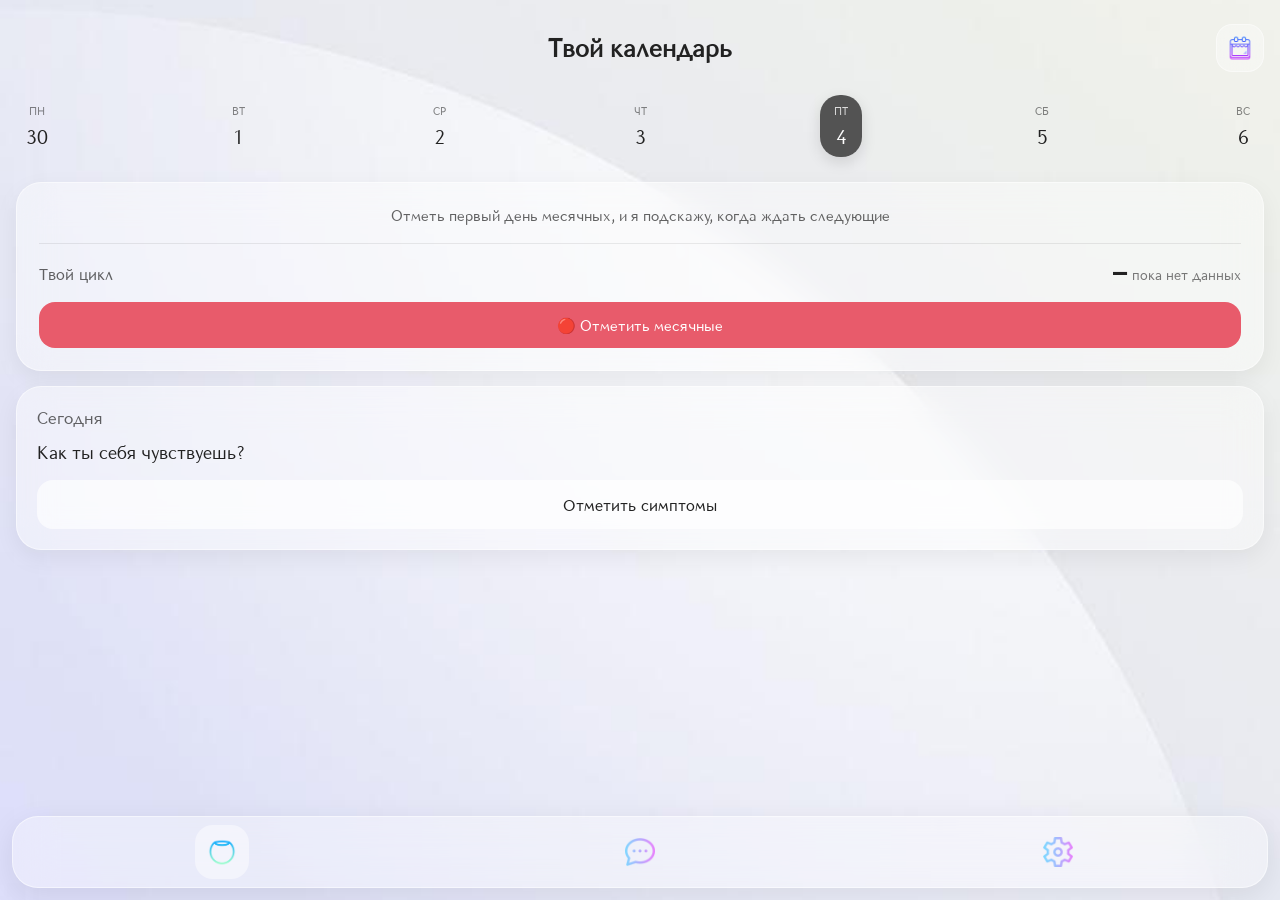
<file: frontend/index.html>
<!DOCTYPE html>
<html lang="ru">

<head>
    <meta charset="UTF-8">

    <meta
        name="viewport"
        content="width=device-width, initial-scale=1.0"
    >

    <title>Твой календарь</title>

    <link rel="stylesheet" href="styles/style.css">
    <script src="scripts/theme.js"></script>
    <link rel="stylesheet" href="styles/transitions.css">
    <script src="scripts/transitions.js"></script>

    <script src="https://telegram.org/js/telegram-web-app.js"></script>
</head>

<body>

    <main class="home">

        <!-- ВЕРХНЯЯ ЧАСТЬ -->

        <header class="header">

            <h1>Твой календарь</h1>

            <button class="calendar-button" id="calendarButton">
                <img
                    src="icons/calendar.png"
                    alt="Календарь"
                >
            </button>

        </header>


        <!-- ЛЕНТА ДАТ (заполняется в index.js по текущей дате) -->

        <section class="date-strip" id="dateStrip"></section>


        <!-- ОСНОВНОЙ КОНТЕНТ -->

        <section class="content">

            <!-- ЦИКЛ: сначала прогноз, потом день цикла -->

            <div class="cycle-card">

                <div class="cycle-next" id="cycleNext"></div>

                <div class="cycle-info">

                    <div class="card-title">
                        Твой цикл
                    </div>

                    <div class="cycle-day-wrap">
                        <span class="cycle-day" id="cycleDay">–</span>
                        <span class="cycle-label" id="cycleLabel">день цикла</span>
                    </div>

                </div>

                <button
                    class="period-button"
                    id="periodButton"
                >
                    🔴 Отметить месячные
                </button>

            </div>


            <!-- СЕГОДНЯ -->

            <div class="today-card">

                <div class="card-title">
                    Сегодня
                </div>

                <div class="today-question" id="todayQuestion">
                    Как ты себя чувствуешь?
                </div>

                <button class="action-button" id="symptomsButton">
                    Отметить симптомы
                </button>

            </div>

        </section>


        <!-- НИЖНЯЯ НАВИГАЦИЯ -->

        <nav class="bottom-navigation">

            <a href="index.html" class="nav-button active">
                <img src="icons/homepage.png" alt="Главная">
            </a>

            <a href="messages.html" class="nav-button">
                <img src="icons/chat.png" alt="Чат">
            </a>

            <a href="settings.html" class="nav-button">
                <img src="icons/settings.png" alt="Настройки">
            </a>

        </nav>


        <!-- КАЛЕНДАРЬ -->

        <div class="calendar-overlay" id="calendarOverlay">

            <div class="calendar-modal">

                <div class="calendar-modal-header">

                    <div>
                        <div class="calendar-title">Календарь</div>

                        <div class="calendar-mode-text" id="calendarModeText">
                            Нажми на первый день месячных
                        </div>
                    </div>

                    <button class="calendar-close" id="calendarClose">×</button>

                </div>

                <div class="calendar-scroll" id="calendarScroll">
                    <!-- Месяцы создаются через JS -->
                </div>

            </div>

        </div>


        <!-- САМОЧУВСТВИЕ -->

        <div class="calendar-overlay" id="symptomsOverlay">

            <div class="calendar-modal symptoms-modal">

                <div class="calendar-modal-header">

                    <div>
                        <div class="calendar-title">Как ты сегодня?</div>

                        <div class="calendar-mode-text">
                            Отметь, что чувствуешь. Это поможет мне поддержать тебя
                        </div>
                    </div>

                    <button class="calendar-close" id="symptomsClose">×</button>

                </div>

                <div class="symptoms-body">

                    <div class="symptoms-section">
                        <div class="symptoms-section-title">Настроение</div>
                        <div class="mood-row" id="moodRow"></div>
                    </div>

                    <div class="symptoms-section">
                        <div class="symptoms-section-title">Тело</div>
                        <div class="chips" id="bodyChips"></div>
                    </div>

                    <div class="symptoms-section">
                        <div class="symptoms-section-title">Эмоции</div>
                        <div class="chips" id="emotionChips"></div>
                    </div>

                    <div class="symptoms-section">
                        <div class="symptoms-section-title">Насколько сильная боль?</div>
                        <div class="pain-row" id="painRow"></div>

                        <div class="pain-hint" id="painHint">
                            Если боль очень сильная или необычная, лучше рассказать
                            взрослому, которому доверяешь, или показаться врачу.
                        </div>
                    </div>

                    <div class="symptoms-section">
                        <div class="symptoms-section-title">Хочешь что-то добавить?</div>

                        <textarea
                            class="symptoms-note"
                            id="symptomsNote"
                            maxlength="200"
                            placeholder="Например: поругалась с подругой"
                        ></textarea>
                    </div>

                </div>

                <div class="symptoms-footer">
                    <button class="symptoms-save" id="symptomsSave">
                        Сохранить
                    </button>
                </div>

            </div>

        </div>

    </main>


    <script src="scripts/api.js"></script>
    <script src="scripts/cycle-data.js"></script>
    <script src="scripts/index.js"></script>

</body>

</html>
</file>
<file: frontend/styles/style.css>
@font-face {
    font-family: "Jonova";
    src: url("../fonts/Jonova-Regular.ttf") format("truetype");
}


/* =========================================
   ОСНОВА
   ========================================= */

* {
    box-sizing: border-box;

    -webkit-tap-highlight-color: transparent;
}


html,
body {
    width: 100%;
    min-height: 100%;

    margin: 0;
    padding: 0;
}


body {
    font-family: "Jonova", sans-serif;

    color: #222;

    background-image: url("../backgrounds/home.png");
    background-size: cover;
    background-position: center;
    background-attachment: fixed;
}


button,
a {
    font-family: inherit;
}


/* =========================================
   ГЛАВНАЯ
   ========================================= */

.home {
    width: 100%;
    min-height: 100dvh;

    padding:

        max(15px, env(safe-area-inset-top))

        16px

        calc(100px + env(safe-area-inset-bottom));
}


/* =========================================
   ШАПКА
   ========================================= */

.header {
    display: flex;

    align-items: center;
    justify-content: center;

    position: relative;

    height: 65px;
}


.header h1 {
    margin: 0;

    font-size: 25px;
    font-weight: 600;
}


.calendar-button {
    position: absolute;

    right: 0;

    width: 48px;
    height: 48px;

    padding: 10px;

    display: flex;
    align-items: center;
    justify-content: center;

    border: 1px solid rgba(255, 255, 255, 0.45);

    border-radius: 16px;

    background: rgba(255, 255, 255, 0.35);

    backdrop-filter: blur(15px);
    -webkit-backdrop-filter: blur(15px);

    cursor: pointer;

    transition: 0.15s;
}


.calendar-button img {
    width: 28px;
    height: 28px;

    object-fit: contain;
}


.calendar-button:active {
    transform: scale(0.92);
}


/* =========================================
   ДАТЫ
   ========================================= */

.date-strip {
    width: 100%;

    display: flex;

    align-items: center;
    justify-content: space-between;

    margin-top: 15px;
}


.date {
    width: 42px;
    height: 62px;

    display: flex;

    flex-direction: column;

    align-items: center;
    justify-content: center;

    border-radius: 20px;

    transition: 0.2s;
}


.weekday {
    font-size: 11px;

    opacity: 0.55;
}


.number {
    margin-top: 6px;

    font-size: 20px;
}


/* =========================================
   СЕГОДНЯ
   ========================================= */

.date.today {
    color: white;

    background: rgba(40, 40, 40, 0.78);

    box-shadow:
        0 5px 15px rgba(0, 0, 0, 0.12);
}


.date.today .weekday {
    opacity: 0.8;
}


/* =========================================
   КОНТЕНТ
   ========================================= */

.content {
    display: flex;

    flex-direction: column;

    gap: 15px;

    margin-top: 25px;
}


/* =========================================
   ОБЩИЕ КАРТОЧКИ
   ========================================= */

.cycle-card,
.today-card {

    width: 100%;

    border: 1px solid rgba(255, 255, 255, 0.5);

    border-radius: 25px;

    background: rgba(255, 255, 255, 0.42);

    backdrop-filter: blur(18px);
    -webkit-backdrop-filter: blur(18px);

    box-shadow:
        0 8px 25px rgba(0, 0, 0, 0.06);
}


/* =========================================
   ЦИКЛ
   ========================================= */

.cycle-card {
    padding: 22px;

    text-align: center;
}


.card-title {
    font-size: 17px;

    opacity: 0.7;
}


.cycle-next {
    margin: 0;
}


.cycle-next-label {
    display: block;

    font-size: 15px;

    opacity: 0.7;
}


.cycle-next-value {
    display: block;

    margin-top: 6px;

    font-size: 42px;
    font-weight: 600;

    line-height: 1.1;
}


.cycle-info {
    margin-top: 18px;
    padding-top: 14px;

    display: flex;
    align-items: baseline;
    justify-content: space-between;

    border-top: 1px solid rgba(0, 0, 0, 0.08);
}


.cycle-info .card-title {
    font-size: 16px;
}


.cycle-day-wrap {
    display: flex;
    align-items: baseline;

    gap: 6px;
}


.cycle-day {
    font-size: 26px;
    font-weight: 600;

    line-height: 1;
}


.cycle-label {
    font-size: 14px;

    opacity: 0.6;
}




/* =========================================
   СЕГОДНЯ
   ========================================= */

.today-card {
    padding: 20px;
}


.today-question {
    margin-top: 12px;

    font-size: 18px;
}


/* =========================================
   КНОПКА
   ========================================= */

.action-button {
    width: 100%;

    margin-top: 15px;

    padding: 14px;

    border: none;

    border-radius: 16px;

    background: rgba(255, 255, 255, 0.65);

    color: #222;

    font-family: inherit;

    font-size: 16px;

    cursor: pointer;

    transition: 0.15s;
}


.action-button:active {
    transform: scale(0.97);

    background: rgba(255, 255, 255, 0.8);
}




/* =========================================
   НИЖНЕЕ МЕНЮ
   ========================================= */

.bottom-navigation {

    position: fixed;

    z-index: 100;

    left: 12px;
    right: 12px;

    bottom: max(12px, env(safe-area-inset-bottom));

    height: 72px;

    display: flex;

    align-items: center;
    justify-content: space-around;

    border: 1px solid rgba(255, 255, 255, 0.5);

    border-radius: 26px;

    background: rgba(255, 255, 255, 0.35);

    backdrop-filter: blur(20px);
    -webkit-backdrop-filter: blur(20px);

    box-shadow:
        0 8px 30px rgba(0, 0, 0, 0.08);
}


.nav-button {

    width: 54px;
    height: 54px;

    display: flex;

    align-items: center;
    justify-content: center;

    border-radius: 18px;

    text-decoration: none;

    transition:
        transform 0.15s,
        background 0.15s;
}


.nav-button img {
    width: 30px;
    height: 30px;

    object-fit: contain;
}


.nav-button.active {
    background: rgba(255, 255, 255, 0.45);
}


.nav-button:active {
    transform: scale(0.9);
}


/* =========================================
   ТЁМНАЯ ТЕМА
   ========================================= */

html[data-theme="dark"] body {
    color: #f2f2f2;

    background-color: #151515;
    background-image:
        linear-gradient(rgba(10, 10, 10, 0.72), rgba(10, 10, 10, 0.72)),
        url("../backgrounds/home.png");
}


html[data-theme="dark"] .cycle-card,
html[data-theme="dark"] .today-card {
    background: rgba(30, 30, 30, 0.68);
    border-color: rgba(255, 255, 255, 0.16);
}


html[data-theme="dark"] .action-button,
html[data-theme="dark"] .calendar-button,
html[data-theme="dark"] .bottom-navigation {
    background: rgba(30, 30, 30, 0.72);
    border-color: rgba(255, 255, 255, 0.16);
}


html[data-theme="dark"] .action-button {
    color: #f2f2f2;
}


html[data-theme="dark"] .bottom-navigation .nav-button.active {
    background: rgba(255, 255, 255, 0.16);
}


html[data-theme="dark"] .calendar-modal {
    background: rgba(28, 28, 28, 0.96);
    color: #f2f2f2;
}


/* =========================================
   МАЛЕНЬКИЕ ЭКРАНЫ
   ========================================= */

@media (max-width: 380px) {

    .home {
        padding-left: 12px;
        padding-right: 12px;
    }


    .header h1 {
        font-size: 22px;
    }


    .date {
        width: 38px;
    }


    .number {
        font-size: 18px;
    }


}
/* =========================================================
   ОТМЕТИТЬ МЕСЯЧНЫЕ
   ========================================================= */

.period-button {
    width: 100%;
    margin-top: 18px;

    padding: 13px 16px;

    border: none;
    border-radius: 16px;

    background: #e85b6b;

    color: white;

    font-family: inherit;
    font-size: 15px;

    cursor: pointer;

    transition: transform 0.15s ease;
}

.period-button:active {
    transform: scale(0.97);
}


/* =========================================================
   КАЛЕНДАРЬ OVERLAY
   ========================================================= */

.calendar-overlay {
    position: fixed;

    inset: 0;

    z-index: 1000;

    display: flex;
    align-items: flex-end;

    background: rgba(0, 0, 0, 0.28);

    backdrop-filter: blur(6px);
    -webkit-backdrop-filter: blur(6px);

    opacity: 0;
    visibility: hidden;

    transition:
        opacity 0.25s ease,
        visibility 0.25s ease;
}


.calendar-overlay.open {
    opacity: 1;
    visibility: visible;
}


/* =========================================================
   ОКНО КАЛЕНДАРЯ
   ========================================================= */

.calendar-modal {
    width: 100%;
    height: 88dvh;

    color: white;

    background: rgba(35, 35, 42, 0.96);

    border-radius: 28px 28px 0 0;

    border-top:
        1px solid rgba(255, 255, 255, 0.18);

    backdrop-filter: blur(25px);
    -webkit-backdrop-filter: blur(25px);

    transform: translateY(100%);

    transition:
        transform 0.3s ease;

    display: flex;
    flex-direction: column;

    overflow: hidden;
}


.calendar-overlay.open .calendar-modal {
    transform: translateY(0);
}


/* =========================================================
   ЗАГОЛОВОК КАЛЕНДАРЯ
   ========================================================= */

.calendar-modal-header {
    min-height: 76px;

    padding: 15px 18px;

    display: flex;
    align-items: center;
    justify-content: space-between;

    border-bottom:
        1px solid rgba(255, 255, 255, 0.1);

    flex-shrink: 0;
}


.calendar-title {
    font-size: 21px;
}


.calendar-mode-text {
    margin-top: 4px;

    font-size: 12px;

    opacity: 0.55;
}


.calendar-close {
    width: 40px;
    height: 40px;

    border: none;
    border-radius: 50%;

    background:
        rgba(255, 255, 255, 0.12);

    color: white;

    font-family: Arial, sans-serif;
    font-size: 27px;

    cursor: pointer;
}


/* =========================================================
   ПРОКРУТКА КАЛЕНДАРЯ
   ========================================================= */

.calendar-scroll {
    flex: 1;

    overflow-y: auto;

    padding: 16px 15px 30px;

    -webkit-overflow-scrolling: touch;

    overscroll-behavior: contain;
}


.calendar-scroll::-webkit-scrollbar {
    width: 0;
}


/* =========================================================
   МЕСЯЦ
   ========================================================= */

.calendar-month {
    margin-bottom: 32px;
}


.calendar-month-title {
    margin-bottom: 15px;

    text-align: center;

    font-size: 19px;

    text-transform: capitalize;
}


/* =========================================================
   ДНИ НЕДЕЛИ
   ========================================================= */

.calendar-weekdays {
    display: grid;

    grid-template-columns:
        repeat(7, 1fr);

    margin-bottom: 8px;
}


.calendar-weekday {
    text-align: center;

    font-size: 12px;

    opacity: 0.5;
}


/* =========================================================
   ДНИ
   ========================================================= */

.calendar-days {
    display: grid;

    grid-template-columns:
        repeat(7, 1fr);

    gap: 5px;
}


.calendar-empty {
    height: 42px;
}


.calendar-day {
    width: 42px;
    height: 42px;

    margin: auto;

    padding: 0;

    border: 2px solid transparent;
    border-radius: 50%;

    background: transparent;

    color: white;

    font-family: inherit;
    font-size: 14px;

    cursor: pointer;

    transition:
        transform 0.15s ease,
        background 0.15s ease;
}


.calendar-day:active {
    transform: scale(0.88);
}


/* =========================================================
   СЕГОДНЯ — СЕРЫЙ
   ========================================================= */

.calendar-day.today {
    background:
        rgba(150, 150, 150, 0.5);
}


/* =========================================================
   МЕСЯЧНЫЕ — КРАСНЫЕ
   ========================================================= */

.calendar-day.period {
    background: #e85b6b;

    border-color: #e85b6b;
}


/*
   Если сегодня одновременно
   является днём месячных
*/

.calendar-day.today.period {
    background: #e85b6b;

    border-color:
        rgba(255, 255, 255, 0.7);
}


/* =========================================================
   ПРОГНОЗ И БУДУЩИЕ ДНИ В КАЛЕНДАРЕ
   ========================================================= */

.calendar-day.predicted {
    border: 2px dashed #e85b6b;

    background: rgba(232, 91, 107, 0.12);
}

.calendar-day.future:not(.predicted) {
    opacity: 0.45;
}


/* =========================================================
   ОКНО САМОЧУВСТВИЯ
   ========================================================= */

.symptoms-modal {
    height: auto;
    max-height: 88dvh;
}

.symptoms-body {
    flex: 1 1 auto;
    min-height: 0;

    padding: 16px 18px 8px;

    overflow-y: auto;
    overscroll-behavior: contain;
}

.symptoms-section {
    margin-bottom: 22px;
}

.symptoms-section-title {
    margin-bottom: 10px;

    font-size: 15px;

    opacity: 0.8;
}

.mood-row {
    display: flex;
    gap: 6px;
}

.mood-option {
    flex: 1;

    display: flex;
    flex-direction: column;
    align-items: center;
    gap: 4px;

    padding: 10px 2px;

    border: 2px solid transparent;
    border-radius: 16px;

    background: rgba(255, 255, 255, 0.08);

    color: white;

    font-family: inherit;
    font-size: 10px;

    cursor: pointer;
}

.mood-emoji {
    font-size: 26px;
}

.mood-option.selected {
    border-color: #e85b6b;

    background: rgba(232, 91, 107, 0.2);
}

.chips {
    display: flex;
    flex-wrap: wrap;
    gap: 8px;
}

.chip {
    padding: 9px 14px;

    border: 1px solid rgba(255, 255, 255, 0.2);
    border-radius: 999px;

    background: rgba(255, 255, 255, 0.08);

    color: white;

    font-family: inherit;
    font-size: 14px;

    cursor: pointer;
}

.chip.selected {
    border-color: #e85b6b;

    background: #e85b6b;
}

.pain-row {
    display: grid;
    grid-template-columns: repeat(4, 1fr);
    gap: 8px;
}

.pain-option {
    padding: 11px 4px;

    border: 2px solid transparent;
    border-radius: 14px;

    background: rgba(255, 255, 255, 0.08);

    color: white;

    font-family: inherit;
    font-size: 14px;

    cursor: pointer;
}

.pain-option.selected {
    border-color: #e85b6b;

    background: rgba(232, 91, 107, 0.2);
}

.pain-hint {
    display: none;

    margin-top: 10px;

    font-size: 12px;
    line-height: 1.4;

    opacity: 0.75;
}

.pain-hint.visible {
    display: block;
}

.symptoms-note {
    width: 100%;
    min-height: 70px;

    padding: 12px;

    border: 1px solid rgba(255, 255, 255, 0.2);
    border-radius: 14px;

    background: rgba(255, 255, 255, 0.08);

    color: white;

    font-family: inherit;
    font-size: 14px;

    resize: none;
    outline: none;
}

.symptoms-note::placeholder {
    color: rgba(255, 255, 255, 0.5);
}

.symptoms-footer {
    flex-shrink: 0;

    padding: 12px 18px calc(12px + env(safe-area-inset-bottom));

    border-top: 1px solid rgba(255, 255, 255, 0.1);
}

.symptoms-save {
    width: 100%;

    padding: 15px;

    border: none;
    border-radius: 16px;

    background: #e85b6b;

    color: white;

    font-family: inherit;
    font-size: 16px;

    cursor: pointer;
}

.symptoms-save:active {
    transform: scale(0.97);
}
</file>
<file: frontend/styles/transitions.css>
/* =========================================================
   transitions.css — плавные переходы между страницами
   Подключить в <head> КАЖДОЙ страницы вместе с transitions.js
   ========================================================= */

/* Появление страницы: вперёд — справа, назад — слева */

body {
    animation: pageEnter 0.35s ease-out;
}

.enter-back body {
    animation-name: pageEnterBack;
}


/* Уход со страницы (правила ниже должны идти после правил выше) */

body.page-exit {
    animation: pageExit 0.3s ease-in forwards;
}

body.page-exit-back {
    animation: pageExitBack 0.3s ease-in forwards;
}


@keyframes pageEnter {
    from {
        opacity: 0;
        transform: translateX(30px);
    }

    to {
        opacity: 1;
        transform: translateX(0);
    }
}

@keyframes pageEnterBack {
    from {
        opacity: 0;
        transform: translateX(-30px);
    }

    to {
        opacity: 1;
        transform: translateX(0);
    }
}

@keyframes pageExit {
    from {
        opacity: 1;
        transform: translateX(0);
    }

    to {
        opacity: 0;
        transform: translateX(-40px);
    }
}

@keyframes pageExitBack {
    from {
        opacity: 1;
        transform: translateX(0);
    }

    to {
        opacity: 0;
        transform: translateX(40px);
    }
}


/* Если в системе отключены анимации — не анимируем */

@media (prefers-reduced-motion: reduce) {

    body,
    body.page-exit,
    body.page-exit-back {
        animation: none;
    }

}
</file>
